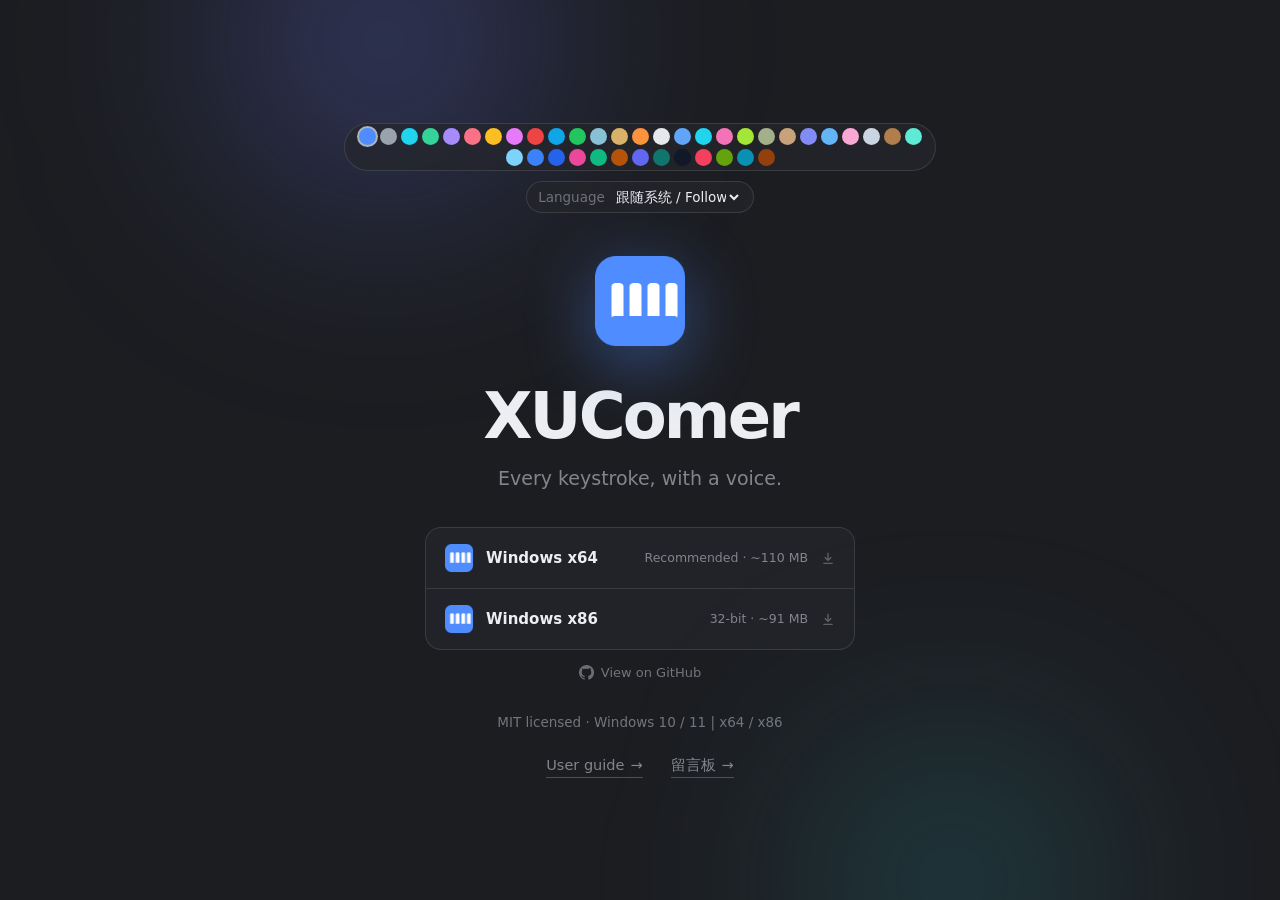
<file: docs/index.html>
<!DOCTYPE html>
<html lang="zh-CN" data-theme="dark">
<head>
<meta charset="UTF-8">
<meta name="viewport" content="width=device-width, initial-scale=1">
<title>XUComer</title>
<meta name="description" content="XUComer —— 开源的键盘 / 鼠标按键音效模拟器。MIT 许可，免费，无需联网。">
<meta name="theme-color" content="#0b0d13">
<link rel="icon" href="assets/img/favicon.ico" sizes="any">
<link rel="apple-touch-icon" href="assets/img/icon.png">
<link rel="stylesheet" href="assets/css/style.css">
</head>
<body>

<main class="stage">
  <div class="home-pick">
    <div class="pill-group" id="themePicker" role="group" aria-label="同步主题"></div>
    <label class="pick">
      <span class="pick-label">语言</span>
      <select id="langPicker" aria-label="界面语言"></select>
    </label>
  </div>

  <img class="logo" src="assets/img/icon.png" alt="XUComer" width="96" height="96">

  <h1>XUComer</h1>
  <p class="tag">让每一次敲击都有回响。</p>

  <div class="acts">
    <div class="dl-list" id="dlList" role="list" aria-label="下载">
      <a class="dl-row" role="listitem" href="https://github.com/xazBili/XUComer/releases/latest/download/XUComer-win-x64.zip">
        <img class="dl-row-ico" src="assets/img/icon.png" alt="" width="30" height="30">
        <span class="dl-row-name">Windows x64</span>
        <span class="dl-row-size" data-i18n="x64Size">推荐 · 约 110 MB</span>
        <svg class="dl-row-go" viewBox="0 0 24 24" aria-hidden="true"><path d="M11 4h2v9.2l3.1-3.1 1.4 1.4L12 17 6.5 11.5l1.4-1.4L11 13.2V4Zm-6 15h14v2H5v-2Z"/></svg>
      </a>
      <a class="dl-row" role="listitem" href="https://github.com/xazBili/XUComer/releases/latest/download/XUComer-win-x86.zip">
        <img class="dl-row-ico" src="assets/img/icon.png" alt="" width="30" height="30">
        <span class="dl-row-name">Windows x86</span>
        <span class="dl-row-size" data-i18n="x86Size">32 位 · 约 91 MB</span>
        <svg class="dl-row-go" viewBox="0 0 24 24" aria-hidden="true"><path d="M11 4h2v9.2l3.1-3.1 1.4 1.4L12 17 6.5 11.5l1.4-1.4L11 13.2V4Zm-6 15h14v2H5v-2Z"/></svg>
      </a>
    </div>

    <a class="dl-src" id="ghBtn" href="https://github.com/xazBili/XUComer" target="_blank" rel="noopener">
      <span class="gh-ico" aria-hidden="true">
        <svg viewBox="0 0 16 16" fill="currentColor"><path d="M8 0a8 8 0 0 0-2.53 15.59c.4.07.55-.17.55-.38v-1.35c-2.23.48-2.7-1.07-2.7-1.07-.36-.93-.89-1.17-.89-1.17-.73-.5.05-.49.05-.49.8.06 1.23.83 1.23.83.71 1.22 1.87.87 2.33.67.07-.52.28-.87.5-1.07-1.78-.2-3.64-.89-3.64-3.95 0-.87.31-1.59.82-2.15-.08-.2-.36-1.02.08-2.12 0 0 .67-.21 2.2.82a7.5 7.5 0 0 1 4 0c1.53-1.03 2.2-.82 2.2-.82.44 1.1.16 1.92.08 2.12.51.56.82 1.28.82 2.15 0 3.07-1.87 3.75-3.65 3.95.29.25.54.73.54 1.48v2.2c0 .21.14.46.55.38A8 8 0 0 0 8 0Z"/></svg>
      </span>
      <span id="ghLabel">在 GitHub 上查看</span>
    </a>
  </div>

  <p class="meta">MIT 许可 · Windows 10 / 11 | x64 / x86</p>

  <div class="home-links">
    <a class="guide-link" href="guide.html">
      使用方法
      <span aria-hidden="true">→</span>
    </a>

    <a class="guide-link" href="comments.html">
      <span data-i18n="comments">留言板</span>
      <span aria-hidden="true">→</span>
    </a>
  </div>
</main>

<script src="assets/js/main.js"></script>
</body>
</html>
</file>
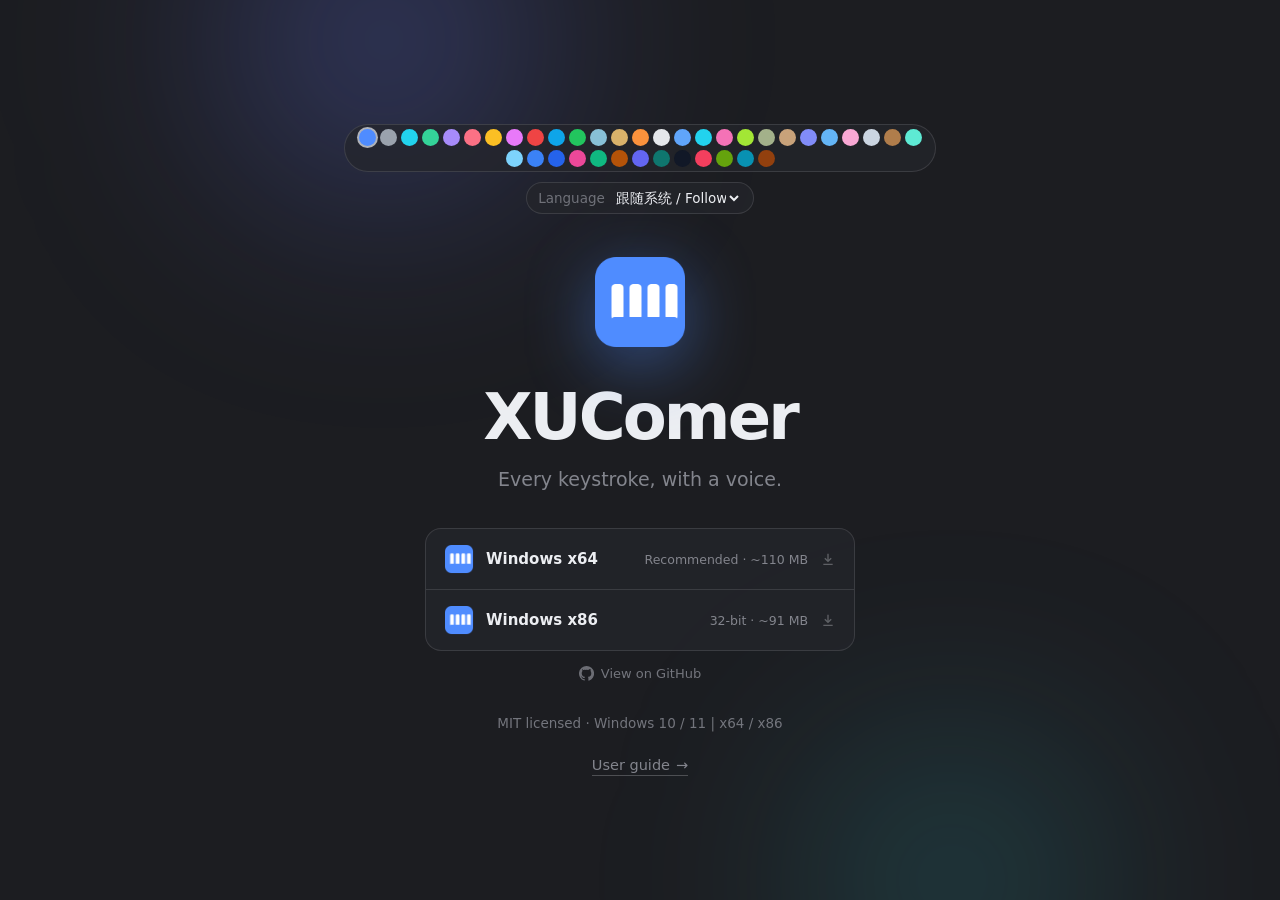
<file: web/index.html>
<!DOCTYPE html>
<html lang="zh-CN" data-theme="dark">
<head>
<meta charset="UTF-8">
<meta name="viewport" content="width=device-width, initial-scale=1">
<title>XUComer</title>
<meta name="description" content="XUComer —— 开源的键盘 / 鼠标按键音效模拟器。MIT 许可，免费，无需联网。">
<meta name="theme-color" content="#0b0d13">
<link rel="icon" href="assets/img/favicon.ico" sizes="any">
<link rel="apple-touch-icon" href="assets/img/icon.png">
<link rel="stylesheet" href="assets/css/style.css">
</head>
<body>

<main class="stage">
  <div class="home-pick">
    <div class="pill-group" id="themePicker" role="group" aria-label="同步主题"></div>
    <label class="pick">
      <span class="pick-label">语言</span>
      <select id="langPicker" aria-label="界面语言"></select>
    </label>
  </div>

  <img class="logo" src="assets/img/icon.png" alt="XUComer" width="96" height="96">

  <h1>XUComer</h1>
  <p class="tag">让每一次敲击都有回响。</p>

  <div class="acts">
    <div class="dl-list" id="dlList" role="list" aria-label="下载">
      <a class="dl-row" role="listitem" href="https://github.com/xazBili/XUComer/releases/latest/download/XUComer-win-x64.zip">
        <img class="dl-row-ico" src="assets/img/icon.png" alt="" width="30" height="30">
        <span class="dl-row-name">Windows x64</span>
        <span class="dl-row-size" data-i18n="x64Size">推荐 · 约 110 MB</span>
        <svg class="dl-row-go" viewBox="0 0 24 24" aria-hidden="true"><path d="M11 4h2v9.2l3.1-3.1 1.4 1.4L12 17 6.5 11.5l1.4-1.4L11 13.2V4Zm-6 15h14v2H5v-2Z"/></svg>
      </a>
      <a class="dl-row" role="listitem" href="https://github.com/xazBili/XUComer/releases/latest/download/XUComer-win-x86.zip">
        <img class="dl-row-ico" src="assets/img/icon.png" alt="" width="30" height="30">
        <span class="dl-row-name">Windows x86</span>
        <span class="dl-row-size" data-i18n="x86Size">32 位 · 约 91 MB</span>
        <svg class="dl-row-go" viewBox="0 0 24 24" aria-hidden="true"><path d="M11 4h2v9.2l3.1-3.1 1.4 1.4L12 17 6.5 11.5l1.4-1.4L11 13.2V4Zm-6 15h14v2H5v-2Z"/></svg>
      </a>
    </div>

    <a class="dl-src" id="ghBtn" href="https://github.com/xazBili/XUComer" target="_blank" rel="noopener">
      <span class="gh-ico" aria-hidden="true">
        <svg viewBox="0 0 16 16" fill="currentColor"><path d="M8 0a8 8 0 0 0-2.53 15.59c.4.07.55-.17.55-.38v-1.35c-2.23.48-2.7-1.07-2.7-1.07-.36-.93-.89-1.17-.89-1.17-.73-.5.05-.49.05-.49.8.06 1.23.83 1.23.83.71 1.22 1.87.87 2.33.67.07-.52.28-.87.5-1.07-1.78-.2-3.64-.89-3.64-3.95 0-.87.31-1.59.82-2.15-.08-.2-.36-1.02.08-2.12 0 0 .67-.21 2.2.82a7.5 7.5 0 0 1 4 0c1.53-1.03 2.2-.82 2.2-.82.44 1.1.16 1.92.08 2.12.51.56.82 1.28.82 2.15 0 3.07-1.87 3.75-3.65 3.95.29.25.54.73.54 1.48v2.2c0 .21.14.46.55.38A8 8 0 0 0 8 0Z"/></svg>
      </span>
      <span id="ghLabel">在 GitHub 上查看</span>
    </a>
  </div>

  <p class="meta">MIT 许可 · Windows 10 / 11 | x64 / x86</p>

  <a class="guide-link" href="guide.html">
    使用方法
    <span aria-hidden="true">→</span>
  </a>
</main>

<script src="assets/js/main.js"></script>
</body>
</html>
</file>
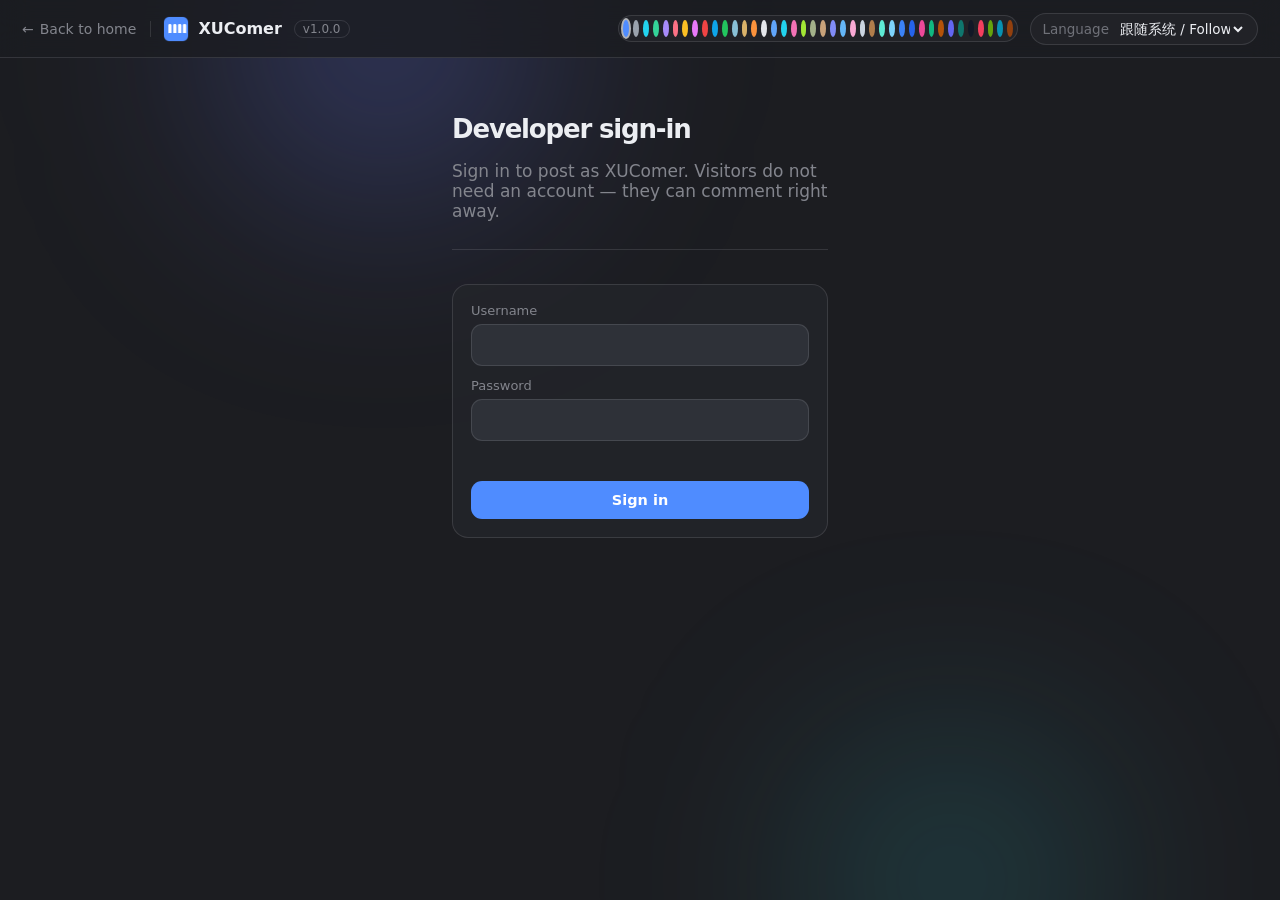
<file: docs/admin.html>
<!DOCTYPE html>
<html lang="zh-CN" data-theme="dark">
<head>
<meta charset="UTF-8">
<meta name="viewport" content="width=device-width, initial-scale=1">
<title>开发者登录 · XUComer</title>
<meta name="description" content="XUComer 开发者登录。">
<meta name="robots" content="noindex, nofollow">
<meta name="theme-color" content="#0b0d13">
<link rel="icon" href="assets/img/favicon.ico" sizes="any">
<link rel="apple-touch-icon" href="assets/img/icon.png">
<link rel="stylesheet" href="assets/css/style.css">
</head>
<body class="doc-body" data-page="admin">

<header class="doc-top">
  <a class="doc-back" href="index.html">
    <span aria-hidden="true">←</span> 返回首页
  </a>
  <a class="doc-brand" href="index.html">
    <img class="brand-img" src="assets/img/icon.png" alt="" width="26" height="26">
    <b>XUComer</b>
  </a>
  <span class="doc-ver">v1.0.0</span>
  <span class="doc-spacer"></span>

  <div class="pill-group" id="themePicker" role="group" aria-label="同步主题"></div>

  <label class="pick">
    <span class="pick-label">语言</span>
    <select id="langPicker" aria-label="界面语言"></select>
  </label>
</header>

<main class="admin-page">
  <h1 data-i18n="admTitle">开发者登录</h1>
  <p class="doc-lede" data-i18n="admLede">
    用开发者身份登录后，才能以 XUComer 的名义发表留言。
  </p>

  <form class="admin-card" id="admForm" autocomplete="off">
    <label class="adm-row">
      <span class="adm-label" data-i18n="admUser">用户名</span>
      <input id="admName" type="text" autocomplete="off" spellcheck="false">
    </label>
    <label class="adm-row">
      <span class="adm-label" data-i18n="admPass">密码</span>
      <input id="admPass" type="password" autocomplete="new-password">
    </label>
    <p class="admin-msg" id="admMsg" role="status" aria-live="polite"></p>
    <button class="admin-go" id="admGo" type="submit" data-i18n="admLogin">登录</button>
  </form>

  <div class="admin-card" id="admDone" hidden>
    <p class="admin-ok" id="admOk" data-i18n="admOk">已以开发者身份登录。</p>
    <a class="admin-go" id="admGoGb" href="comments.html" data-i18n="admGo">前往留言板</a>
    <button class="admin-out" id="admOut" type="button" data-i18n="admOut">退出登录</button>
  </div>
</main>

<script src="assets/js/main.js"></script>
</body>
</html>
</file>
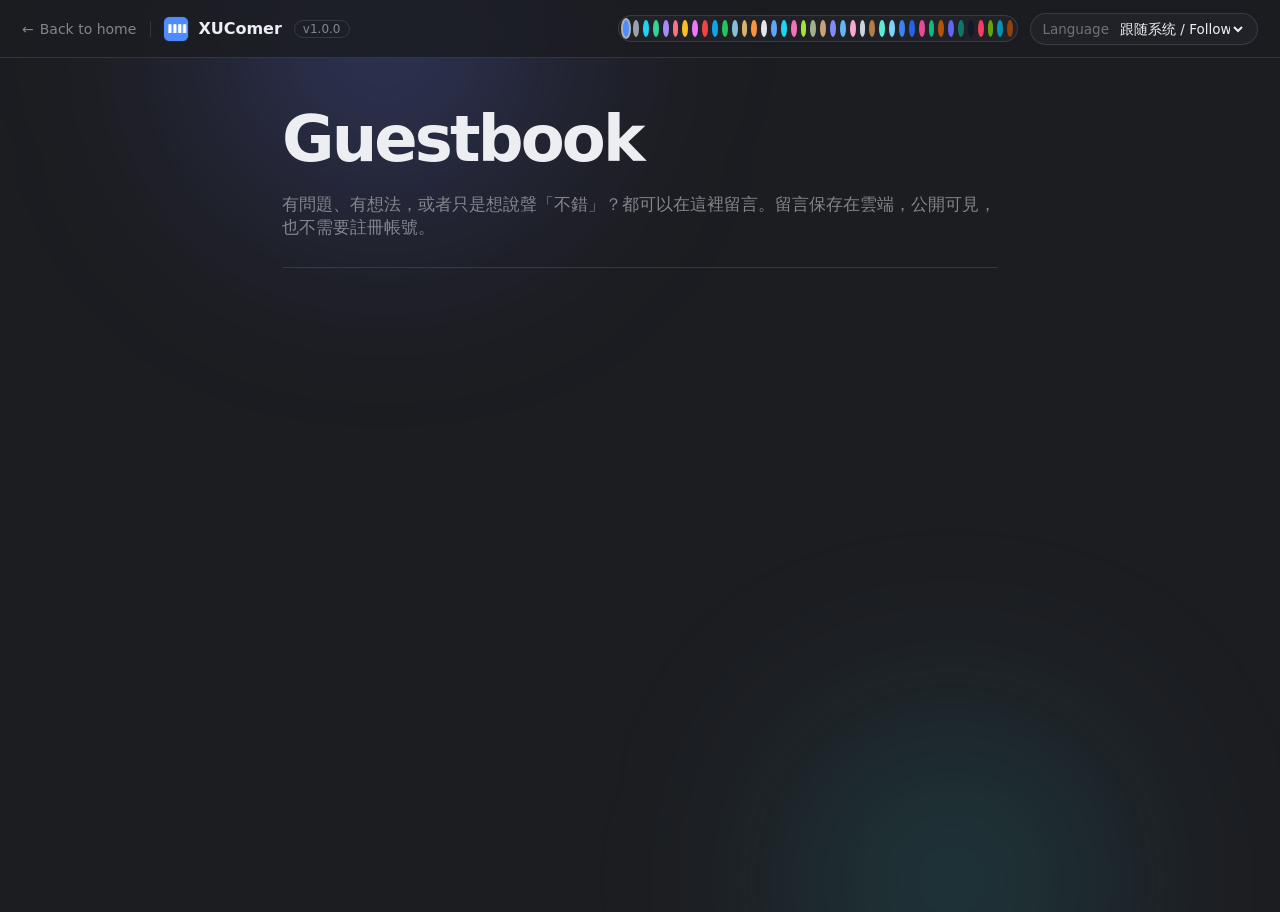
<file: docs/comments.html>
<!DOCTYPE html>
<html lang="zh-CN" data-theme="dark">
<head>
<meta charset="UTF-8">
<meta name="viewport" content="width=device-width, initial-scale=1">
<title>留言板 · XUComer</title>
<meta name="description" content="XUComer 留言板：提问、提建议、报告问题，或只是打个招呼。">
<meta name="theme-color" content="#0b0d13">
<link rel="icon" href="assets/img/favicon.ico" sizes="any">
<link rel="apple-touch-icon" href="assets/img/icon.png">
<link rel="stylesheet" href="assets/css/style.css">
</head>
<body class="doc-body" data-page="comments">

<header class="doc-top">
  <a class="doc-back" href="index.html">
    <span aria-hidden="true">←</span> 返回首页
  </a>
  <a class="doc-brand" href="index.html">
    <img class="brand-img" src="assets/img/icon.png" alt="" width="26" height="26">
    <b>XUComer</b>
  </a>
  <span class="doc-ver">v1.0.0</span>
  <span class="doc-spacer"></span>

  <div class="pill-group" id="themePicker" role="group" aria-label="同步主题"></div>

  <label class="pick">
    <span class="pick-label">语言</span>
    <select id="langPicker" aria-label="界面语言"></select>
  </label>
</header>

<main class="comment-page">
  <h1 data-i18n="ch1">留言板</h1>
  <p class="doc-lede" data-i18n="chLede">
    有问题、有想法，或者只是想说声「不错」？都可以在这里留言。
    留言保存在云端，公开可见，也不需要注册账号。
  </p>

  <div class="comment-box">
    <div id="comments"></div>
  </div>
</main>

<script src="assets/js/main.js"></script>
</body>
</html>
</file>
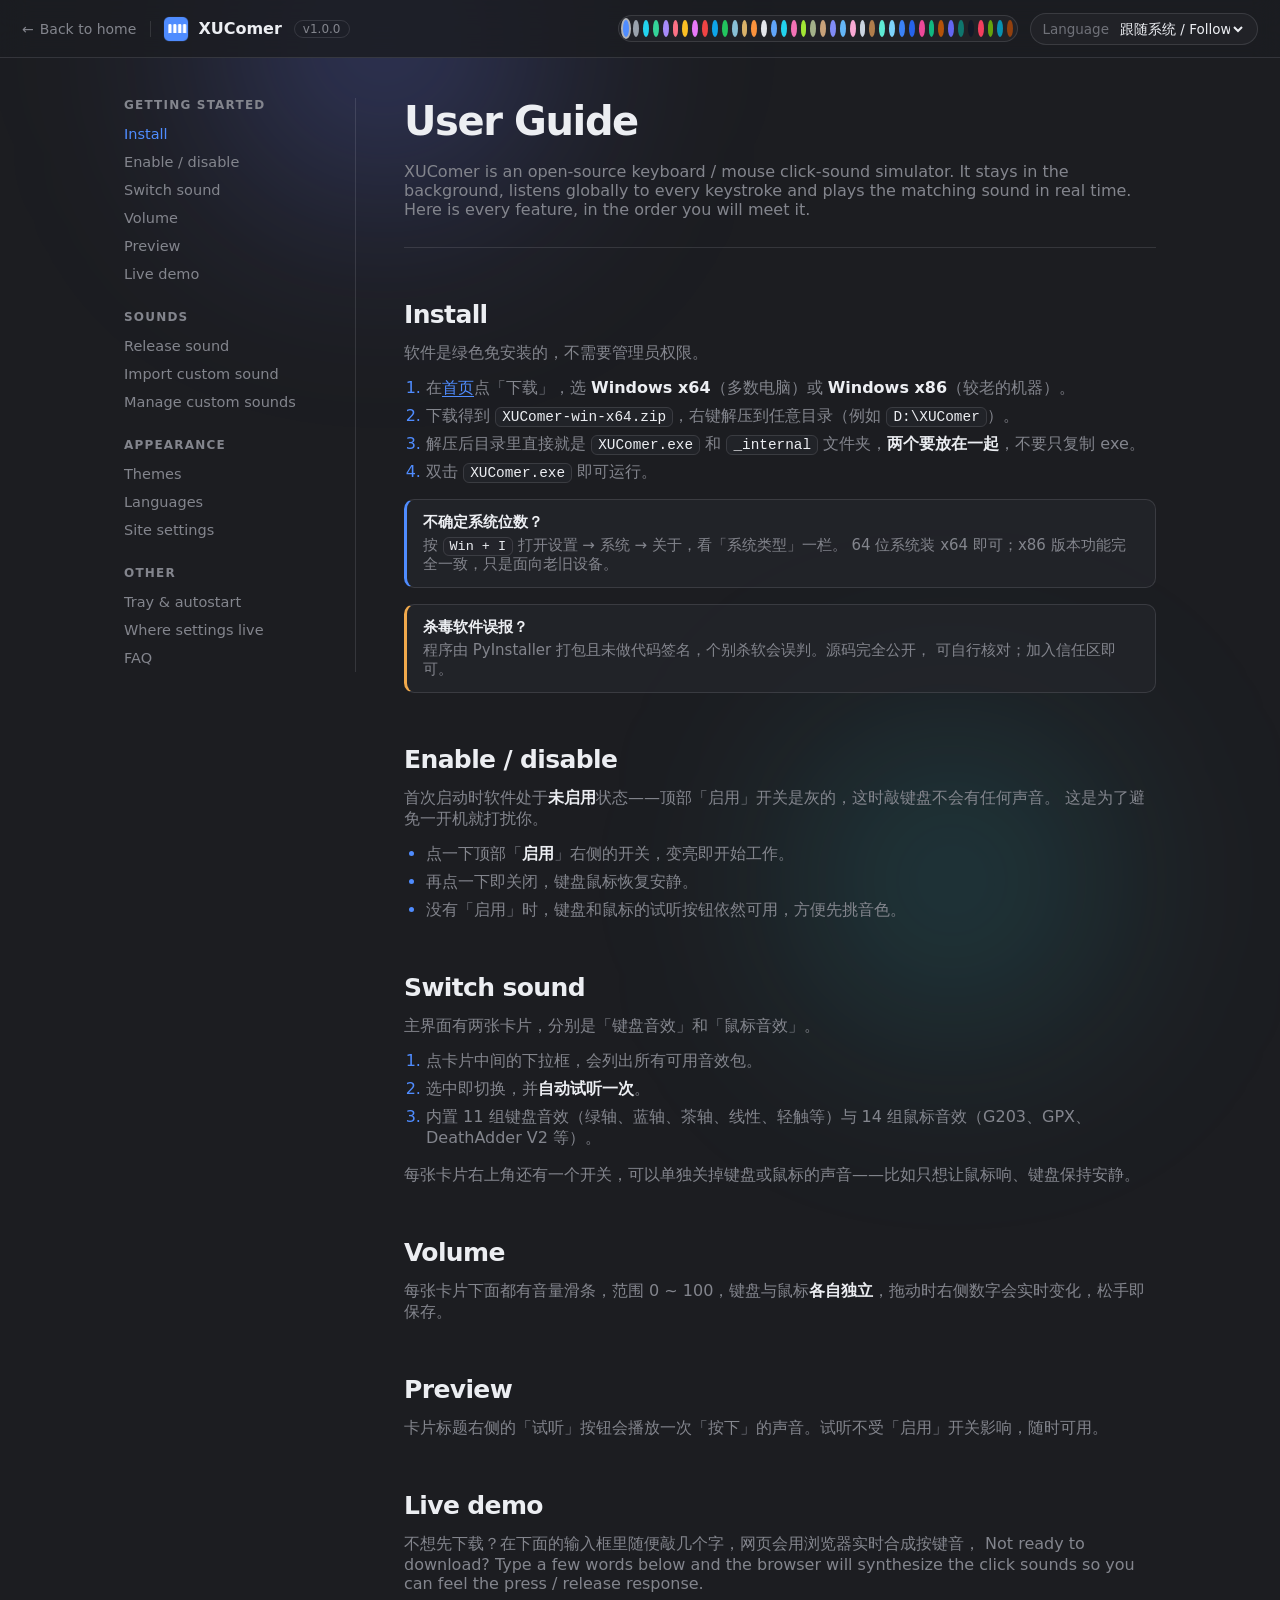
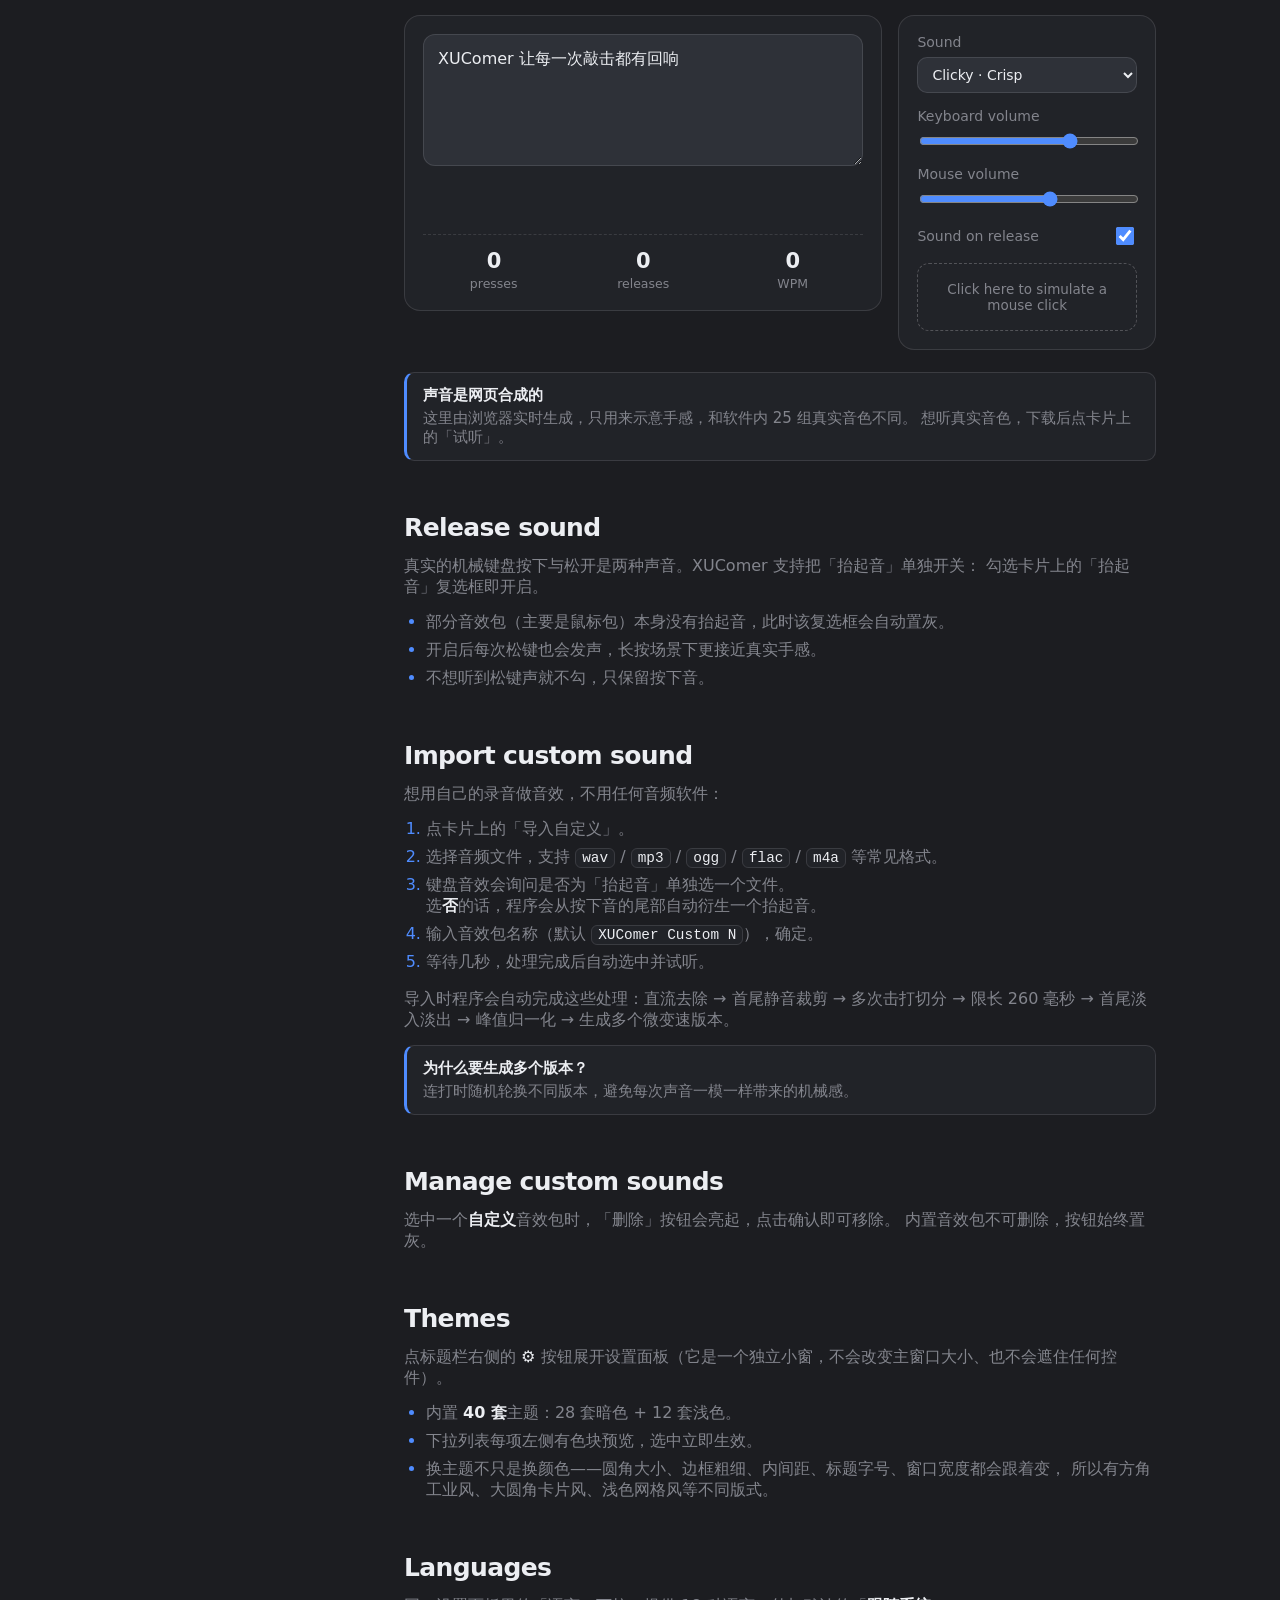
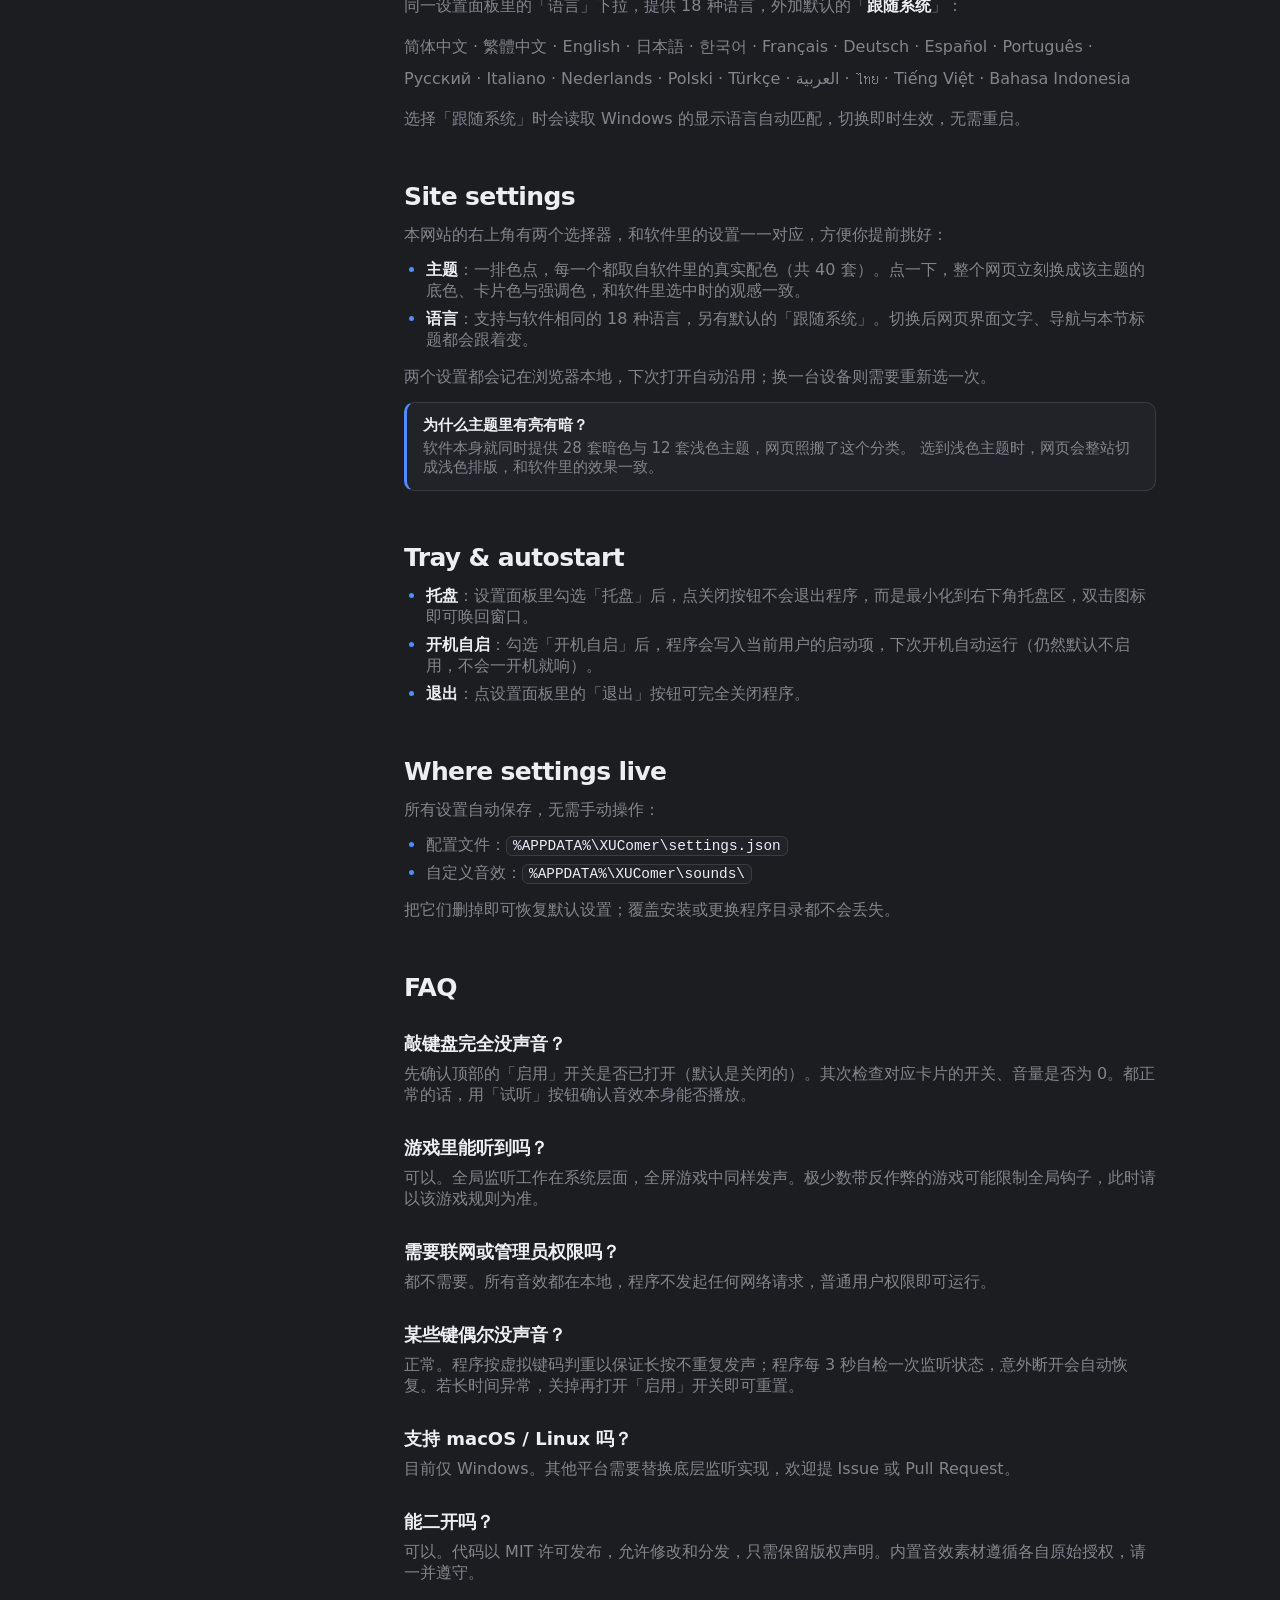
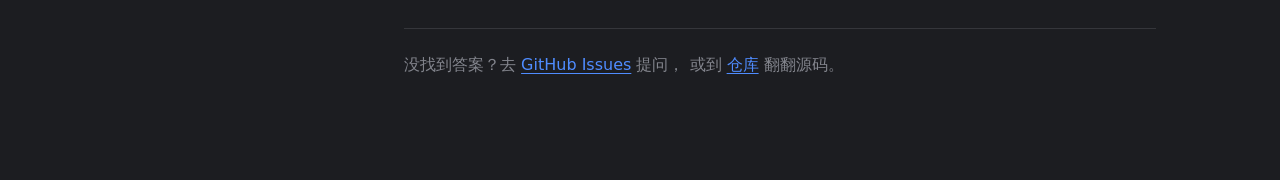
<file: docs/guide.html>
<!DOCTYPE html>
<html lang="zh-CN" data-theme="dark">
<head>
<meta charset="UTF-8">
<meta name="viewport" content="width=device-width, initial-scale=1">
<title>使用方法 · XUComer</title>
<meta name="description" content="XUComer 使用指南：安装、启用、切换音效、调节音量、导入自定义音效、主题与语言、托盘与自启、常见问题。">
<meta name="theme-color" content="#0b0d13">
<link rel="icon" href="assets/img/favicon.ico" sizes="any">
<link rel="apple-touch-icon" href="assets/img/icon.png">
<link rel="stylesheet" href="assets/css/style.css">
</head>
<body class="doc-body">

<header class="doc-top">
  <a class="doc-back" href="index.html">
    <span aria-hidden="true">←</span> 返回首页
  </a>
  <a class="doc-brand" href="index.html">
    <img class="brand-img" src="assets/img/icon.png" alt="" width="26" height="26">
    <b>XUComer</b>
  </a>
  <span class="doc-ver">v1.0.0</span>
  <span class="doc-spacer"></span>

  <div class="pill-group" id="themePicker" role="group" aria-label="同步主题"></div>

  <label class="pick">
    <span class="pick-label">语言</span>
    <select id="langPicker" aria-label="界面语言"></select>
  </label>
</header>

<div class="doc">
  <aside class="doc-side">
    <nav class="doc-nav">
      <h4 data-group="start">开始使用</h4>
      <a href="#install" data-nav="install">安装</a>
      <a href="#enable" data-nav="enable">启用与关闭</a>
      <a href="#pick" data-nav="pick">切换音效</a>
      <a href="#volume" data-nav="volume">调节音量</a>
      <a href="#test" data-nav="test">试听</a>
      <a href="#demo" data-nav="demo">在线演示</a>

      <h4 data-group="sound">音效</h4>
      <a href="#up" data-nav="up">抬起音</a>
      <a href="#import" data-nav="import">导入自定义音效</a>
      <a href="#manage" data-nav="manage">管理自定义音效</a>

      <h4 data-group="look">外观</h4>
      <a href="#theme" data-nav="theme">主题</a>
      <a href="#lang" data-nav="lang">语言</a>
      <a href="#appearance" data-nav="appearance">网页同步设置</a>

      <h4 data-group="other">其它</h4>
      <a href="#tray" data-nav="tray">托盘与开机自启</a>
      <a href="#data" data-nav="data">设置保存在哪</a>
      <a href="#faq" data-nav="faq">常见问题</a>
    </nav>
  </aside>

  <main class="doc-main">

    <h1 data-i18n="h1">使用指南</h1>
    <p class="doc-lede" data-i18n="lede">
      XUComer 是一款开源的键盘 / 鼠标按键音效模拟器。它常驻后台，全局监听你的每一次敲击，
      实时播放对应的按键音。下面按使用顺序把每个功能讲清楚，全部看完约 5 分钟。
    </p>

    <h2 id="install">安装</h2>
    <p>软件是绿色免安装的，不需要管理员权限。</p>
    <ol>
      <li>在<a href="index.html">首页</a>点「下载」，选 <b>Windows x64</b>（多数电脑）或 <b>Windows x86</b>（较老的机器）。</li>
      <li>下载得到 <code>XUComer-win-x64.zip</code>，右键解压到任意目录（例如 <code>D:\XUComer</code>）。</li>
      <li>解压后目录里直接就是 <code>XUComer.exe</code> 和 <code>_internal</code> 文件夹，<b>两个要放在一起</b>，不要只复制 exe。</li>
      <li>双击 <code>XUComer.exe</code> 即可运行。</li>
    </ol>
    <div class="note">
      <b>不确定系统位数？</b>
      按 <code>Win + I</code> 打开设置 → 系统 → 关于，看「系统类型」一栏。
      64 位系统装 x64 即可；x86 版本功能完全一致，只是面向老旧设备。
    </div>
    <div class="note warn">
      <b>杀毒软件误报？</b>
      程序由 PyInstaller 打包且未做代码签名，个别杀软会误判。源码完全公开，
      可自行核对；加入信任区即可。
    </div>

    <h2 id="enable">启用与关闭</h2>
    <p>
      首次启动时软件处于<b>未启用</b>状态——顶部「启用」开关是灰的，这时敲键盘不会有任何声音。
      这是为了避免一开机就打扰你。
    </p>
    <ul>
      <li>点一下顶部「<b>启用</b>」右侧的开关，变亮即开始工作。</li>
      <li>再点一下即关闭，键盘鼠标恢复安静。</li>
      <li>没有「启用」时，键盘和鼠标的试听按钮依然可用，方便先挑音色。</li>
    </ul>

    <h2 id="pick">切换音效</h2>
    <p>主界面有两张卡片，分别是「键盘音效」和「鼠标音效」。</p>
    <ol>
      <li>点卡片中间的下拉框，会列出所有可用音效包。</li>
      <li>选中即切换，并<b>自动试听一次</b>。</li>
      <li>内置 11 组键盘音效（绿轴、蓝轴、茶轴、线性、轻触等）与 14 组鼠标音效（G203、GPX、DeathAdder V2 等）。</li>
    </ol>
    <p>每张卡片右上角还有一个开关，可以单独关掉键盘或鼠标的声音——比如只想让鼠标响、键盘保持安静。</p>

    <h2 id="volume">调节音量</h2>
    <p>每张卡片下面都有音量滑条，范围 0 ~ 100，键盘与鼠标<b>各自独立</b>，拖动时右侧数字会实时变化，松手即保存。</p>

    <h2 id="test">试听</h2>
    <p>卡片标题右侧的「试听」按钮会播放一次「按下」的声音。试听不受「启用」开关影响，随时可用。</p>

    <h2 id="demo">在线演示</h2>
    <p>
      不想先下载？在下面的输入框里随便敲几个字，网页会用浏览器实时合成按键音，
      <span data-i18n="demoHint">不想先下载？在下面的输入框里随便敲几个字，网页会用浏览器实时合成按键音，让你先感受一下「按下 / 抬起」的手感。</span>
    </p>

    <div class="demo">
      <div class="demo-stage">
        <textarea id="pad" class="pad" spellcheck="false"
          placeholder="在这里随便敲几个字……">XUComer 让每一次敲击都有回响</textarea>

        <div class="demo-keys" id="keyRow" aria-hidden="true"></div>

        <div class="demo-readout">
          <div><b id="countDown">0</b><span data-i18n="labelDown">按下</span></div>
          <div><b id="countUp">0</b><span data-i18n="labelUp">抬起</span></div>
          <div><b id="wpm">0</b><span>WPM</span></div>
        </div>
      </div>

      <aside class="demo-panel">
        <label class="drow">
          <span data-i18n="voice">音效</span>
          <select id="voice">
            <option value="linear" data-voice="vLinear">Linear · 线性轻触</option>
            <option value="tactile" data-voice="vTactile">Tactile · 段落感</option>
            <option value="clicky" data-voice="vClicky" selected>Clicky · 清脆段落</option>
            <option value="thock" data-voice="vThock">Thock · 闷厚低频</option>
          </select>
        </label>

        <label class="drow">
          <span id="volKbLabel">键盘音量 <em id="volKbVal">70</em></span>
          <input id="volKb" type="range" min="0" max="100" value="70">
        </label>

        <label class="drow">
          <span id="volMsLabel">鼠标音量 <em id="volMsVal">60</em></span>
          <input id="volMs" type="range" min="0" max="100" value="60">
        </label>

        <label class="drow drow-sw">
          <span id="upOnLabel">抬起也发声</span>
          <input id="upOn" type="checkbox" checked>
        </label>

        <div class="pad-mouse" id="mousePad" data-i18n="mousePad">点这里模拟鼠标点击</div>
      </aside>
    </div>

    <div class="note">
      <b>声音是网页合成的</b>
      这里由浏览器实时生成，只用来示意手感，和软件内 25 组真实音色不同。
      想听真实音色，下载后点卡片上的「试听」。
    </div>

    <h2 id="up">抬起音</h2>
    <p>
      真实的机械键盘按下与松开是两种声音。XUComer 支持把「抬起音」单独开关：
      勾选卡片上的「抬起音」复选框即开启。
    </p>
    <ul>
      <li>部分音效包（主要是鼠标包）本身没有抬起音，此时该复选框会自动置灰。</li>
      <li>开启后每次松键也会发声，长按场景下更接近真实手感。</li>
      <li>不想听到松键声就不勾，只保留按下音。</li>
    </ul>

    <h2 id="import">导入自定义音效</h2>
    <p>想用自己的录音做音效，不用任何音频软件：</p>
    <ol>
      <li>点卡片上的「导入自定义」。</li>
      <li>选择音频文件，支持 <code>wav</code> / <code>mp3</code> / <code>ogg</code> / <code>flac</code> / <code>m4a</code> 等常见格式。</li>
      <li>键盘音效会询问是否为「抬起音」单独选一个文件。<br>
        选<b>否</b>的话，程序会从按下音的尾部自动衍生一个抬起音。</li>
      <li>输入音效包名称（默认 <code>XUComer Custom N</code>），确定。</li>
      <li>等待几秒，处理完成后自动选中并试听。</li>
    </ol>
    <p>导入时程序会自动完成这些处理：直流去除 → 首尾静音裁剪 → 多次击打切分 → 限长 260 毫秒 → 首尾淡入淡出 → 峰值归一化 → 生成多个微变速版本。</p>
    <div class="note">
      <b>为什么要生成多个版本？</b>
      连打时随机轮换不同版本，避免每次声音一模一样带来的机械感。
    </div>

    <h2 id="manage">管理自定义音效</h2>
    <p>
      选中一个<b>自定义</b>音效包时，「删除」按钮会亮起，点击确认即可移除。
      内置音效包不可删除，按钮始终置灰。
    </p>

    <h2 id="theme">主题</h2>
    <p>点标题栏右侧的 <b>⚙</b> 按钮展开设置面板（它是一个独立小窗，不会改变主窗口大小、也不会遮住任何控件）。</p>
    <ul>
      <li>内置 <b>40 套</b>主题：28 套暗色 + 12 套浅色。</li>
      <li>下拉列表每项左侧有色块预览，选中立即生效。</li>
      <li>换主题不只是换颜色——圆角大小、边框粗细、内间距、标题字号、窗口宽度都会跟着变，
        所以有方角工业风、大圆角卡片风、浅色网格风等不同版式。</li>
    </ul>

    <h2 id="lang">语言</h2>
    <p>同一设置面板里的「语言」下拉，提供 18 种语言，外加默认的「<b>跟随系统</b>」：</p>
    <p class="langs">
      简体中文 · 繁體中文 · English · 日本語 · 한국어 · Français · Deutsch · Español · Português ·
      Русский · Italiano · Nederlands · Polski · Türkçe · العربية · ไทย · Tiếng Việt · Bahasa Indonesia
    </p>
    <p>选择「跟随系统」时会读取 Windows 的显示语言自动匹配，切换即时生效，无需重启。</p>

    <h2 id="appearance">网页同步设置</h2>
    <p>
      本网站的右上角有两个选择器，和软件里的设置一一对应，方便你提前挑好：
    </p>
    <ul>
      <li><b>主题</b>：一排色点，每一个都取自软件里的真实配色（共 40 套）。点一下，整个网页立刻换成该主题的底色、卡片色与强调色，和软件里选中时的观感一致。</li>
      <li><b>语言</b>：支持与软件相同的 18 种语言，另有默认的「跟随系统」。切换后网页界面文字、导航与本节标题都会跟着变。</li>
    </ul>
    <p>两个设置都会记在浏览器本地，下次打开自动沿用；换一台设备则需要重新选一次。</p>
    <div class="note">
      <b>为什么主题里有亮有暗？</b>
      软件本身就同时提供 28 套暗色与 12 套浅色主题，网页照搬了这个分类。
      选到浅色主题时，网页会整站切成浅色排版，和软件里的效果一致。
    </div>

    <h2 id="tray">托盘与开机自启</h2>
    <ul>
      <li><b>托盘</b>：设置面板里勾选「托盘」后，点关闭按钮不会退出程序，而是最小化到右下角托盘区，双击图标即可唤回窗口。</li>
      <li><b>开机自启</b>：勾选「开机自启」后，程序会写入当前用户的启动项，下次开机自动运行（仍然默认不启用，不会一开机就响）。</li>
      <li><b>退出</b>：点设置面板里的「退出」按钮可完全关闭程序。</li>
    </ul>

    <h2 id="data">设置保存在哪</h2>
    <p>所有设置自动保存，无需手动操作：</p>
    <ul>
      <li>配置文件：<code>%APPDATA%\XUComer\settings.json</code></li>
      <li>自定义音效：<code>%APPDATA%\XUComer\sounds\</code></li>
    </ul>
    <p>把它们删掉即可恢复默认设置；覆盖安装或更换程序目录都不会丢失。</p>

    <h2 id="faq">常见问题</h2>

    <h3>敲键盘完全没声音？</h3>
    <p>先确认顶部的「启用」开关是否已打开（默认是关闭的）。其次检查对应卡片的开关、音量是否为 0。都正常的话，用「试听」按钮确认音效本身能否播放。</p>

    <h3>游戏里能听到吗？</h3>
    <p>可以。全局监听工作在系统层面，全屏游戏中同样发声。极少数带反作弊的游戏可能限制全局钩子，此时请以该游戏规则为准。</p>

    <h3>需要联网或管理员权限吗？</h3>
    <p>都不需要。所有音效都在本地，程序不发起任何网络请求，普通用户权限即可运行。</p>

    <h3>某些键偶尔没声音？</h3>
    <p>正常。程序按虚拟键码判重以保证长按不重复发声；程序每 3 秒自检一次监听状态，意外断开会自动恢复。若长时间异常，关掉再打开「启用」开关即可重置。</p>

    <h3>支持 macOS / Linux 吗？</h3>
    <p>目前仅 Windows。其他平台需要替换底层监听实现，欢迎提 Issue 或 Pull Request。</p>

    <h3>能二开吗？</h3>
    <p>可以。代码以 MIT 许可发布，允许修改和分发，只需保留版权声明。内置音效素材遵循各自原始授权，请一并遵守。</p>

    <hr>
    <p class="doc-end">
      没找到答案？去 <a href="https://github.com/xazBili/XUComer/issues" target="_blank" rel="noopener">GitHub Issues</a> 提问，
      或到 <a href="https://github.com/xazBili/XUComer" target="_blank" rel="noopener">仓库</a> 翻翻源码。
    </p>

  </main>
</div>

<script src="assets/js/main.js"></script>
</body>
</html>
</file>
<file: docs/assets/css/style.css>
:root {
  --bg: #0b0d13;
  --fg: #eef1f8;
  --fg-dim: #8a93a8;
  --line: rgba(255, 255, 255, .1);
  --line-strong: rgba(255, 255, 255, .18);
  --card: rgba(255, 255, 255, .045);
  --card-hover: rgba(255, 255, 255, .085);
  --accent: #6b7cff;
  --accent-2: #33d6e0;
  --ease: cubic-bezier(.22, .8, .28, 1);
}

/* 由软件主题驱动的配色（JS 写入 --panel/--card/--accent/--text） */
html[data-theme] {
  --bg: var(--panel);
}
html[data-theme] body { color: var(--text); }
html[data-theme="light"] {
  --bg: #f5f6fa;
  --fg: #12151f;
  --fg-dim: #5c6377;
  --line: rgba(17, 20, 30, .1);
  --line-strong: rgba(17, 20, 30, .2);
  --card: rgba(255, 255, 255, .8);
  --card-hover: #fff;
  --accent: #4d5cf0;
  --accent-2: #12a8bd;
}

/* 浅色主题下的通用覆盖 */
html[data-light="1"] {
  --fg: #12151f;
  --fg-dim: #5c6377;
  --line: rgba(17, 20, 30, .11);
  --line-strong: rgba(17, 20, 30, .22);
  --card-hover: #fff;
}
html[data-light="1"] .dl-row { color: var(--fg); }
html[data-light="1"] .dl-list { background: color-mix(in srgb, var(--panel) 92%, #fff); }
html[data-light="1"] .doc-top { background: color-mix(in srgb, var(--panel) 88%, #fff); }
html[data-light="1"] .note.warn { border-left-color: #d97706; }

* { box-sizing: border-box; }

body {
  margin: 0;
  min-height: 100vh;
  display: grid;
  place-items: center;
  background: var(--bg);
  color: var(--fg);
  font-family: "Segoe UI", "PingFang SC", "Microsoft YaHei", system-ui, -apple-system, sans-serif;
  -webkit-font-smoothing: antialiased;
  transition: background .3s var(--ease), color .3s var(--ease);
  overflow-x: hidden;
}

/* 背景光晕 */
body::before,
body::after {
  content: "";
  position: fixed;
  z-index: -1;
  border-radius: 50%;
  filter: blur(110px);
  pointer-events: none;
}
body::before {
  width: 460px; height: 460px;
  top: -190px; left: 12%;
  background: radial-gradient(circle, rgba(107, 124, 255, .5), transparent 65%);
}
body::after {
  width: 400px; height: 400px;
  bottom: -180px; right: 10%;
  background: radial-gradient(circle, rgba(51, 214, 224, .34), transparent 65%);
}
html[data-theme="light"] body::before,
html[data-theme="light"] body::after { opacity: .5; }

.stage {
  width: 100%;
  max-width: 640px;
  padding: 48px 24px;
  text-align: center;
}

.home-pick {
  display: flex;
  justify-content: center;
  align-items: center;
  flex-wrap: wrap;
  gap: 10px;
  margin-bottom: 40px;
}
.home-pick .pill-group { max-width: 100%; flex-wrap: wrap; justify-content: center; }

/* 图标：直接用 exe 自带图标 */
.logo {
  width: 96px;
  height: 96px;
  margin-bottom: 26px;
  border-radius: 22px;
  filter: drop-shadow(0 16px 34px color-mix(in srgb, var(--accent) 45%, transparent));
}

h1 {
  margin: 0;
  font-size: clamp(42px, 8vw, 64px);
  font-weight: 800;
  letter-spacing: -.045em;
}

.tag {
  margin: 14px 0 0;
  font-size: clamp(16px, 2.4vw, 19px);
  color: var(--fg-dim);
}

/* 按钮 */
.acts {
  display: flex;
  flex-direction: column;
  align-items: center;
  margin: 38px 0 0;
}

.gh-ico {
  display: inline-flex;
  width: 15px;
  height: 15px;
  flex: none;
  opacity: .92;
}
.gh-ico svg { width: 100%; height: 100%; }

/* 下载列表 */
.dl-list {
  width: min(430px, 100%);
  border: 1px solid var(--line);
  border-radius: 16px;
  overflow: hidden;
  background: var(--card);
}

.dl-row {
  display: flex;
  align-items: center;
  gap: 12px;
  padding: 15px 18px;
  color: var(--fg);
  text-decoration: none;
  transition: background .16s;
}
.dl-row + .dl-row { border-top: 1px solid var(--line); }
.dl-row:hover { background: var(--card-hover); }

.dl-row-ico {
  width: 30px;
  height: 30px;
  flex: none;
  border-radius: 7px;
}

.dl-row-name {
  font-size: 15px;
  font-weight: 600;
}

.dl-row-size {
  margin-left: auto;
  font-size: 12.5px;
  color: var(--fg-dim);
  text-align: right;
}

.dl-row-go {
  width: 16px;
  height: 16px;
  flex: none;
  fill: currentColor;
  opacity: .3;
  transition: opacity .16s, transform .16s var(--ease);
}
.dl-row:hover .dl-row-go {
  opacity: 1;
  transform: translateY(2px);
}

.dl-src {
  display: inline-flex;
  align-items: center;
  gap: 7px;
  margin-top: 15px;
  font-size: 13px;
  color: var(--fg-dim);
  text-decoration: none;
  opacity: .85;
  transition: color .16s, opacity .16s;
}
.dl-src:hover { color: var(--fg); opacity: 1; }

.meta {
  margin: 34px 0 0;
  font-size: 13.5px;
  color: var(--fg-dim);
  opacity: .85;
}

.home-links {
  display: flex;
  flex-wrap: wrap;
  justify-content: center;
  gap: 14px 28px;
}

.guide-link {
  display: inline-flex;
  align-items: center;
  gap: 6px;
  margin-top: 26px;
  color: var(--fg-dim);
  font-size: 14.5px;
  text-decoration: none;
  border-bottom: 1px solid var(--line-strong);
  padding-bottom: 2px;
  transition: color .2s, border-color .2s, gap .2s var(--ease);
}
.guide-link:hover {
  color: var(--fg);
  border-color: var(--accent-2);
  gap: 10px;
}

@media (max-width: 520px) {
  .acts { width: 100%; }
  .dl-list { width: 100%; }
  .dl-row { padding: 14px 15px; gap: 10px; }
  .dl-row-size { font-size: 12px; }
  .meta { font-size: 13px; }
}

/* ===================== 使用指南页 ===================== */

.doc-body { display: block; }

.doc-top {
  position: sticky;
  top: 0;
  z-index: 20;
  display: flex;
  align-items: center;
  gap: 12px;
  height: 58px;
  padding: 0 22px;
  border-bottom: 1px solid var(--line);
  background: color-mix(in srgb, var(--bg) 82%, transparent);
  backdrop-filter: blur(14px);
}
.doc-brand {
  display: inline-flex;
  align-items: center;
  gap: 9px;
  flex: none;
  white-space: nowrap;
  color: var(--fg);
  text-decoration: none;
  font-size: 16px;
}
.brand-img {
  width: 26px;
  height: 26px;
  display: block;
  border-radius: 6px;
}
.doc-ver {
  font-size: 12px;
  flex: none;
  white-space: nowrap;
  color: var(--fg-dim);
  border: 1px solid var(--line);
  border-radius: 999px;
  padding: 1px 8px;
}
.doc-spacer { flex: 1; }
.doc-back {
  display: inline-flex;
  align-items: center;
  gap: 6px;
  flex: none;
  white-space: nowrap;
  color: var(--fg-dim);
  text-decoration: none;
  font-size: 14px;
  padding-right: 14px;
  border-right: 1px solid var(--line);
  transition: color .2s;
}
.doc-back:hover { color: var(--accent-2); }

/* 顶部选择器 */
.pill-group {
  display: flex;
  align-items: center;
  gap: 4px;
  padding: 4px;
  border: 1px solid var(--line);
  border-radius: 999px;
  background: var(--card);
}

/* 文档页顶栏放不下 40 个色点，收成可横向滚动的一条 */
.doc-top .pill-group {
  flex: 0 1 auto;
  max-width: min(44vw, 400px);
  overflow-x: auto;
  overflow-y: hidden;
  scrollbar-width: none;
  -ms-overflow-style: none;
}
.doc-top .pill-group::-webkit-scrollbar { display: none; }
.doc-top .pill-group.scrollable.at-start:not(.at-end) {
  mask-image: linear-gradient(90deg, #000 calc(100% - 18px), transparent 100%);
}
.doc-top .pill-group.scrollable.at-end:not(.at-start) {
  mask-image: linear-gradient(90deg, transparent 0, #000 18px);
}
.doc-top .pill-group.scrollable:not(.at-start):not(.at-end) {
  mask-image: linear-gradient(90deg, transparent 0, #000 18px, #000 calc(100% - 18px), transparent 100%);
}
.doc-top .select-wrap,
.doc-top .pick { flex: none; }
.pill {
  width: 17px;
  height: 17px;
  padding: 0;
  border: 0;
  border-radius: 50%;
  cursor: pointer;
  position: relative;
  transition: transform .18s var(--ease);
}
.pill:hover { transform: scale(1.22); }
.pill.on { box-shadow: 0 0 0 2px color-mix(in srgb, var(--fg) 70%, transparent); }

.pick {
  display: inline-flex;
  align-items: center;
  gap: 7px;
  flex: none;
  white-space: nowrap;
  padding: 6px 11px;
  border: 1px solid var(--line);
  border-radius: 999px;
  background: var(--card);
  font-size: 13.5px;
  color: var(--fg-dim);
}
.pick-label { opacity: .8; flex: none; }
.pick select {
  border: 0;
  background: transparent;
  color: var(--fg);
  font: inherit;
  font-size: 13.5px;
  cursor: pointer;
  outline: none;
  max-width: 130px;
}
.pick select option { background: var(--panel); color: var(--fg); }

.doc {
  display: grid;
  grid-template-columns: 232px minmax(0, 1fr);
  gap: 48px;
  max-width: 1080px;
  margin: 0 auto;
  padding: 40px 24px 90px;
}

.doc-side { position: relative; }
.doc-nav {
  position: sticky;
  top: 90px;
  border-right: 1px solid var(--line);
  padding-right: 22px;
}
.doc-nav h4 {
  margin: 22px 0 8px;
  font-size: 12px;
  font-weight: 700;
  letter-spacing: .1em;
  text-transform: uppercase;
  color: var(--fg-dim);
}
.doc-nav h4:first-child { margin-top: 0; }
.doc-nav a {
  display: block;
  padding: 6px 0;
  color: var(--fg-dim);
  text-decoration: none;
  font-size: 14.5px;
  transition: color .18s;
}
.doc-nav a:hover,
.doc-nav a.active { color: var(--accent-2); }

.doc-main { min-width: 0; }
.doc-main h1 {
  font-size: clamp(30px, 4vw, 40px);
  font-weight: 800;
  letter-spacing: -.035em;
  margin: 0 0 18px;
}
.doc-lede {
  color: var(--fg-dim);
  font-size: 17px;
  padding-bottom: 28px;
  border-bottom: 1px solid var(--line);
  margin-bottom: 34px;
}
.doc-main h2 {
  font-size: 25px;
  font-weight: 700;
  letter-spacing: -.025em;
  margin: 46px 0 14px;
  padding-top: 6px;
  scroll-margin-top: 80px;
}
.doc-main h3 {
  font-size: 18px;
  font-weight: 650;
  margin: 30px 0 8px;
}
.doc-main p {
  color: var(--fg-dim);
  margin: 0 0 14px;
  font-size: 16px;
}
.doc-main ul,
.doc-main ol {
  margin: 0 0 16px;
  padding-left: 22px;
  color: var(--fg-dim);
  font-size: 16px;
}
.doc-main li { margin-bottom: 7px; }
.doc-main li::marker { color: var(--accent-2); }
.doc-main b { color: var(--fg); font-weight: 650; }
.doc-main a { color: var(--accent-2); text-decoration: underline; text-underline-offset: 3px; }
.doc-main code {
  font-family: "Cascadia Mono", Consolas, Menlo, monospace;
  font-size: .9em;
  padding: .1em .42em;
  border-radius: 6px;
  background: var(--card);
  border: 1px solid var(--line);
  color: var(--fg);
}
.doc-main hr {
  margin: 44px 0 26px;
  border: 0;
  border-top: 1px solid var(--line);
}
.langs { line-height: 2; }

.note {
  border: 1px solid var(--line);
  border-left: 3px solid var(--accent-2);
  border-radius: 10px;
  background: var(--card);
  padding: 13px 16px;
  margin: 0 0 16px;
  color: var(--fg-dim);
  font-size: 15px;
}
.note.warn { border-left-color: #f0a94c; }
.note b { display: block; margin-bottom: 4px; }

.doc-end { color: var(--fg-dim); }

/* ---- 在线演示 ---- */
.demo {
  display: grid;
  grid-template-columns: 1.3fr .7fr;
  gap: 16px;
  align-items: start;
  margin: 22px 0;
}
.demo-stage,
.demo-panel {
  border: 1px solid var(--line);
  border-radius: 16px;
  background: var(--card);
  padding: 18px;
}
.pad {
  width: 100%;
  min-height: 132px;
  resize: vertical;
  border-radius: 12px;
  border: 1px solid var(--line);
  background: var(--input, rgba(255, 255, 255, .04));
  color: var(--fg);
  font: inherit;
  font-size: 16px;
  padding: 14px;
  outline: none;
  transition: border-color .2s;
}
.pad:focus { border-color: color-mix(in srgb, var(--accent) 60%, transparent); }

.demo-keys {
  display: flex;
  flex-wrap: wrap;
  gap: 6px;
  margin-top: 14px;
  min-height: 34px;
}
.dcap {
  min-width: 34px;
  padding: 6px 9px;
  border-radius: 9px;
  border: 1px solid var(--line);
  border-bottom-width: 3px;
  background: var(--card-hover);
  color: var(--fg-dim);
  font-size: 12.5px;
  font-weight: 600;
  text-align: center;
  animation: dcap .2s var(--ease);
}
@keyframes dcap {
  from { transform: translateY(3px); opacity: .4; }
  to { transform: none; opacity: 1; }
}

.demo-readout {
  display: grid;
  grid-template-columns: repeat(3, 1fr);
  gap: 8px;
  margin-top: 16px;
  padding-top: 14px;
  border-top: 1px dashed var(--line);
  text-align: center;
}
.demo-readout b { display: block; font-size: 21px; font-weight: 800; letter-spacing: -.02em; }
.demo-readout span { color: var(--fg-dim); font-size: 12.5px; }

.drow {
  display: grid;
  gap: 7px;
  margin-bottom: 15px;
  font-size: 14px;
  color: var(--fg-dim);
}
.drow span { display: flex; justify-content: space-between; }
.drow em { font-style: normal; color: var(--fg); }
.drow select {
  padding: 8px 10px;
  border-radius: 10px;
  border: 1px solid var(--line);
  background: var(--input, rgba(255, 255, 255, .04));
  color: var(--fg);
  font: inherit;
  font-size: 14px;
  cursor: pointer;
  outline: none;
}
.drow-sw { grid-template-columns: 1fr auto; align-items: center; }
.drow-sw input { width: 18px; height: 18px; accent-color: var(--accent); }
.drow input[type="range"] { accent-color: var(--accent); width: 100%; }

.pad-mouse {
  border: 1px dashed var(--line-strong);
  border-radius: 12px;
  padding: 17px;
  text-align: center;
  color: var(--fg-dim);
  font-size: 13.5px;
  cursor: pointer;
  user-select: none;
  transition: background .2s, color .2s;
}
.pad-mouse:hover { background: var(--card-hover); color: var(--fg); }
.pad-mouse.hit { background: color-mix(in srgb, var(--accent) 22%, transparent); }

@media (max-width: 860px) {
  .doc { grid-template-columns: 1fr; gap: 0; padding-top: 24px; }
  .doc-nav {
    position: static;
    border-right: 0;
    border-bottom: 1px solid var(--line);
    padding: 0 0 20px;
    margin-bottom: 26px;
    display: flex;
    flex-wrap: wrap;
    gap: 6px 14px;
    align-items: baseline;
  }
  .doc-nav h4 {
    width: 100%;
    margin: 12px 0 2px;
  }
  .doc-nav h4:first-child { margin-top: 0; }
  .demo { grid-template-columns: 1fr; }
  .pick-label { display: none; }
  .pill-group { flex: 1; overflow-x: auto; }
}

/* ===================== 留言板 ===================== */

.comment-page {
  max-width: 760px;
  margin: 0 auto;
  padding: 44px 22px 90px;
}
.comment-page h1 { margin: 0 0 14px; }

.comment-box {
  margin-top: 32px;
}

.comment-box iframe {
  width: 100%;
  border: 0;
}

/* 内嵌的留言板应用：高度由 iframe 内部通过 postMessage 上报 */
.gb-frame {
  display: block;
  width: 100%;
  min-height: 420px;
  height: 520px;
  border: 0;
  overflow: hidden;
  background: transparent;
  color-scheme: normal;
}

.comment-warn {
  margin-top: 18px;
  padding: 14px 16px;
  border-left: 3px solid #d97706;
  border-radius: 0 10px 10px 0;
  background: color-mix(in srgb, var(--card) 92%, transparent);
  font-size: 13.5px;
  line-height: 1.7;
  color: var(--fg-dim);
}
.comment-warn a { color: var(--accent); }

/* ===================== 开发者登录 ===================== */

.admin-page {
  max-width: 420px;
  margin: 0 auto;
  padding: 56px 22px 90px;
}
.admin-page h1 { margin: 0 0 12px; font-size: 26px; }

.admin-card {
  margin-top: 26px;
  padding: 18px;
  border: 1px solid var(--line);
  border-radius: 16px;
  background: var(--card);
}

.adm-row { display: block; margin-bottom: 12px; }
.adm-label {
  display: block;
  margin-bottom: 6px;
  font-size: 13px;
  color: var(--fg-dim);
}
.adm-row input {
  width: 100%;
  box-sizing: border-box;
  padding: 11px 13px;
  border: 1px solid var(--line);
  border-radius: 11px;
  background: var(--input, rgba(255, 255, 255, .04));
  color: var(--fg);
  font: inherit;
  font-size: 15px;
  outline: none;
  transition: border-color .2s;
}
.adm-row input:focus {
  border-color: color-mix(in srgb, var(--accent) 60%, transparent);
}

.admin-msg {
  min-height: 18px;
  margin: 0 0 10px;
  font-size: 13px;
  color: #f0605d;
}

.admin-go {
  display: block;
  width: 100%;
  box-sizing: border-box;
  padding: 11px;
  border: 0;
  border-radius: 11px;
  background: var(--accent);
  color: #fff;
  font: inherit;
  font-size: 14.5px;
  font-weight: 600;
  text-align: center;
  text-decoration: none;
  cursor: pointer;
}
.admin-go:hover { filter: brightness(1.08); }

.admin-ok { margin: 0 0 12px; font-size: 14.5px; }

.admin-out {
  display: block;
  width: 100%;
  margin-top: 10px;
  padding: 8px;
  border: 0;
  background: none;
  color: var(--fg-dim);
  font: inherit;
  font-size: 13px;
  cursor: pointer;
}
.admin-out:hover { color: var(--accent); }
</file>
<file: web/assets/css/style.css>
:root {
  --bg: #0b0d13;
  --fg: #eef1f8;
  --fg-dim: #8a93a8;
  --line: rgba(255, 255, 255, .1);
  --line-strong: rgba(255, 255, 255, .18);
  --card: rgba(255, 255, 255, .045);
  --card-hover: rgba(255, 255, 255, .085);
  --accent: #6b7cff;
  --accent-2: #33d6e0;
  --ease: cubic-bezier(.22, .8, .28, 1);
}

/* 由软件主题驱动的配色（JS 写入 --panel/--card/--accent/--text） */
html[data-theme] {
  --bg: var(--panel);
}
html[data-theme] body { color: var(--text); }
html[data-theme="light"] {
  --bg: #f5f6fa;
  --fg: #12151f;
  --fg-dim: #5c6377;
  --line: rgba(17, 20, 30, .1);
  --line-strong: rgba(17, 20, 30, .2);
  --card: rgba(255, 255, 255, .8);
  --card-hover: #fff;
  --accent: #4d5cf0;
  --accent-2: #12a8bd;
}

/* 浅色主题下的通用覆盖 */
html[data-light="1"] {
  --fg: #12151f;
  --fg-dim: #5c6377;
  --line: rgba(17, 20, 30, .11);
  --line-strong: rgba(17, 20, 30, .22);
  --card-hover: #fff;
}
html[data-light="1"] .dl-row { color: var(--fg); }
html[data-light="1"] .dl-list { background: color-mix(in srgb, var(--panel) 92%, #fff); }
html[data-light="1"] .doc-top { background: color-mix(in srgb, var(--panel) 88%, #fff); }
html[data-light="1"] .note.warn { border-left-color: #d97706; }

* { box-sizing: border-box; }

body {
  margin: 0;
  min-height: 100vh;
  display: grid;
  place-items: center;
  background: var(--bg);
  color: var(--fg);
  font-family: "Segoe UI", "PingFang SC", "Microsoft YaHei", system-ui, -apple-system, sans-serif;
  -webkit-font-smoothing: antialiased;
  transition: background .3s var(--ease), color .3s var(--ease);
  overflow-x: hidden;
}

/* 背景光晕 */
body::before,
body::after {
  content: "";
  position: fixed;
  z-index: -1;
  border-radius: 50%;
  filter: blur(110px);
  pointer-events: none;
}
body::before {
  width: 460px; height: 460px;
  top: -190px; left: 12%;
  background: radial-gradient(circle, rgba(107, 124, 255, .5), transparent 65%);
}
body::after {
  width: 400px; height: 400px;
  bottom: -180px; right: 10%;
  background: radial-gradient(circle, rgba(51, 214, 224, .34), transparent 65%);
}
html[data-theme="light"] body::before,
html[data-theme="light"] body::after { opacity: .5; }

.stage {
  width: 100%;
  max-width: 640px;
  padding: 48px 24px;
  text-align: center;
}

.home-pick {
  display: flex;
  justify-content: center;
  align-items: center;
  flex-wrap: wrap;
  gap: 10px;
  margin-bottom: 40px;
}
.home-pick .pill-group { max-width: 100%; flex-wrap: wrap; justify-content: center; }

/* 图标：直接用 exe 自带图标 */
.logo {
  width: 96px;
  height: 96px;
  margin-bottom: 26px;
  border-radius: 22px;
  filter: drop-shadow(0 16px 34px color-mix(in srgb, var(--accent) 45%, transparent));
}

h1 {
  margin: 0;
  font-size: clamp(42px, 8vw, 64px);
  font-weight: 800;
  letter-spacing: -.045em;
}

.tag {
  margin: 14px 0 0;
  font-size: clamp(16px, 2.4vw, 19px);
  color: var(--fg-dim);
}

/* 按钮 */
.acts {
  display: flex;
  flex-direction: column;
  align-items: center;
  margin: 38px 0 0;
}

.gh-ico {
  display: inline-flex;
  width: 15px;
  height: 15px;
  flex: none;
  opacity: .92;
}
.gh-ico svg { width: 100%; height: 100%; }

/* 下载列表 */
.dl-list {
  width: min(430px, 100%);
  border: 1px solid var(--line);
  border-radius: 16px;
  overflow: hidden;
  background: var(--card);
}

.dl-row {
  display: flex;
  align-items: center;
  gap: 12px;
  padding: 15px 18px;
  color: var(--fg);
  text-decoration: none;
  transition: background .16s;
}
.dl-row + .dl-row { border-top: 1px solid var(--line); }
.dl-row:hover { background: var(--card-hover); }

.dl-row-ico {
  width: 30px;
  height: 30px;
  flex: none;
  border-radius: 7px;
}

.dl-row-name {
  font-size: 15px;
  font-weight: 600;
}

.dl-row-size {
  margin-left: auto;
  font-size: 12.5px;
  color: var(--fg-dim);
  text-align: right;
}

.dl-row-go {
  width: 16px;
  height: 16px;
  flex: none;
  fill: currentColor;
  opacity: .3;
  transition: opacity .16s, transform .16s var(--ease);
}
.dl-row:hover .dl-row-go {
  opacity: 1;
  transform: translateY(2px);
}

.dl-src {
  display: inline-flex;
  align-items: center;
  gap: 7px;
  margin-top: 15px;
  font-size: 13px;
  color: var(--fg-dim);
  text-decoration: none;
  opacity: .85;
  transition: color .16s, opacity .16s;
}
.dl-src:hover { color: var(--fg); opacity: 1; }

.meta {
  margin: 34px 0 0;
  font-size: 13.5px;
  color: var(--fg-dim);
  opacity: .85;
}

.guide-link {
  display: inline-flex;
  align-items: center;
  gap: 6px;
  margin-top: 26px;
  color: var(--fg-dim);
  font-size: 14.5px;
  text-decoration: none;
  border-bottom: 1px solid var(--line-strong);
  padding-bottom: 2px;
  transition: color .2s, border-color .2s, gap .2s var(--ease);
}
.guide-link:hover {
  color: var(--fg);
  border-color: var(--accent-2);
  gap: 10px;
}

@media (max-width: 520px) {
  .acts { width: 100%; }
  .dl-list { width: 100%; }
  .dl-row { padding: 14px 15px; gap: 10px; }
  .dl-row-size { font-size: 12px; }
  .meta { font-size: 13px; }
}

/* ===================== 使用指南页 ===================== */

.doc-body { display: block; }

.doc-top {
  position: sticky;
  top: 0;
  z-index: 20;
  display: flex;
  align-items: center;
  gap: 12px;
  height: 58px;
  padding: 0 22px;
  border-bottom: 1px solid var(--line);
  background: color-mix(in srgb, var(--bg) 82%, transparent);
  backdrop-filter: blur(14px);
}
.doc-brand {
  display: inline-flex;
  align-items: center;
  gap: 9px;
  color: var(--fg);
  text-decoration: none;
  font-size: 16px;
}
.brand-img {
  width: 26px;
  height: 26px;
  display: block;
  border-radius: 6px;
}
.doc-ver {
  font-size: 12px;
  color: var(--fg-dim);
  border: 1px solid var(--line);
  border-radius: 999px;
  padding: 1px 8px;
}
.doc-spacer { flex: 1; }
.doc-back {
  display: inline-flex;
  align-items: center;
  gap: 6px;
  color: var(--fg-dim);
  text-decoration: none;
  font-size: 14px;
  padding-right: 14px;
  border-right: 1px solid var(--line);
  transition: color .2s;
}
.doc-back:hover { color: var(--accent-2); }

/* 顶部选择器 */
.pill-group {
  display: flex;
  align-items: center;
  gap: 4px;
  padding: 4px;
  border: 1px solid var(--line);
  border-radius: 999px;
  background: var(--card);
}
.pill {
  width: 17px;
  height: 17px;
  padding: 0;
  border: 0;
  border-radius: 50%;
  cursor: pointer;
  position: relative;
  transition: transform .18s var(--ease);
}
.pill:hover { transform: scale(1.22); }
.pill.on { box-shadow: 0 0 0 2px color-mix(in srgb, var(--fg) 70%, transparent); }

.pick {
  display: inline-flex;
  align-items: center;
  gap: 7px;
  padding: 6px 11px;
  border: 1px solid var(--line);
  border-radius: 999px;
  background: var(--card);
  font-size: 13.5px;
  color: var(--fg-dim);
}
.pick-label { opacity: .8; }
.pick select {
  border: 0;
  background: transparent;
  color: var(--fg);
  font: inherit;
  font-size: 13.5px;
  cursor: pointer;
  outline: none;
  max-width: 130px;
}
.pick select option { background: var(--panel); color: var(--fg); }

.doc {
  display: grid;
  grid-template-columns: 232px minmax(0, 1fr);
  gap: 48px;
  max-width: 1080px;
  margin: 0 auto;
  padding: 40px 24px 90px;
}

.doc-side { position: relative; }
.doc-nav {
  position: sticky;
  top: 90px;
  border-right: 1px solid var(--line);
  padding-right: 22px;
}
.doc-nav h4 {
  margin: 22px 0 8px;
  font-size: 12px;
  font-weight: 700;
  letter-spacing: .1em;
  text-transform: uppercase;
  color: var(--fg-dim);
}
.doc-nav h4:first-child { margin-top: 0; }
.doc-nav a {
  display: block;
  padding: 6px 0;
  color: var(--fg-dim);
  text-decoration: none;
  font-size: 14.5px;
  transition: color .18s;
}
.doc-nav a:hover,
.doc-nav a.active { color: var(--accent-2); }

.doc-main { min-width: 0; }
.doc-main h1 {
  font-size: clamp(30px, 4vw, 40px);
  font-weight: 800;
  letter-spacing: -.035em;
  margin: 0 0 18px;
}
.doc-lede {
  color: var(--fg-dim);
  font-size: 17px;
  padding-bottom: 28px;
  border-bottom: 1px solid var(--line);
  margin-bottom: 34px;
}
.doc-main h2 {
  font-size: 25px;
  font-weight: 700;
  letter-spacing: -.025em;
  margin: 46px 0 14px;
  padding-top: 6px;
  scroll-margin-top: 80px;
}
.doc-main h3 {
  font-size: 18px;
  font-weight: 650;
  margin: 30px 0 8px;
}
.doc-main p {
  color: var(--fg-dim);
  margin: 0 0 14px;
  font-size: 16px;
}
.doc-main ul,
.doc-main ol {
  margin: 0 0 16px;
  padding-left: 22px;
  color: var(--fg-dim);
  font-size: 16px;
}
.doc-main li { margin-bottom: 7px; }
.doc-main li::marker { color: var(--accent-2); }
.doc-main b { color: var(--fg); font-weight: 650; }
.doc-main a { color: var(--accent-2); text-decoration: underline; text-underline-offset: 3px; }
.doc-main code {
  font-family: "Cascadia Mono", Consolas, Menlo, monospace;
  font-size: .9em;
  padding: .1em .42em;
  border-radius: 6px;
  background: var(--card);
  border: 1px solid var(--line);
  color: var(--fg);
}
.doc-main hr {
  margin: 44px 0 26px;
  border: 0;
  border-top: 1px solid var(--line);
}
.langs { line-height: 2; }

.note {
  border: 1px solid var(--line);
  border-left: 3px solid var(--accent-2);
  border-radius: 10px;
  background: var(--card);
  padding: 13px 16px;
  margin: 0 0 16px;
  color: var(--fg-dim);
  font-size: 15px;
}
.note.warn { border-left-color: #f0a94c; }
.note b { display: block; margin-bottom: 4px; }

.doc-end { color: var(--fg-dim); }

/* ---- 在线演示 ---- */
.demo {
  display: grid;
  grid-template-columns: 1.3fr .7fr;
  gap: 16px;
  align-items: start;
  margin: 22px 0;
}
.demo-stage,
.demo-panel {
  border: 1px solid var(--line);
  border-radius: 16px;
  background: var(--card);
  padding: 18px;
}
.pad {
  width: 100%;
  min-height: 132px;
  resize: vertical;
  border-radius: 12px;
  border: 1px solid var(--line);
  background: var(--input, rgba(255, 255, 255, .04));
  color: var(--fg);
  font: inherit;
  font-size: 16px;
  padding: 14px;
  outline: none;
  transition: border-color .2s;
}
.pad:focus { border-color: color-mix(in srgb, var(--accent) 60%, transparent); }

.demo-keys {
  display: flex;
  flex-wrap: wrap;
  gap: 6px;
  margin-top: 14px;
  min-height: 34px;
}
.dcap {
  min-width: 34px;
  padding: 6px 9px;
  border-radius: 9px;
  border: 1px solid var(--line);
  border-bottom-width: 3px;
  background: var(--card-hover);
  color: var(--fg-dim);
  font-size: 12.5px;
  font-weight: 600;
  text-align: center;
  animation: dcap .2s var(--ease);
}
@keyframes dcap {
  from { transform: translateY(3px); opacity: .4; }
  to { transform: none; opacity: 1; }
}

.demo-readout {
  display: grid;
  grid-template-columns: repeat(3, 1fr);
  gap: 8px;
  margin-top: 16px;
  padding-top: 14px;
  border-top: 1px dashed var(--line);
  text-align: center;
}
.demo-readout b { display: block; font-size: 21px; font-weight: 800; letter-spacing: -.02em; }
.demo-readout span { color: var(--fg-dim); font-size: 12.5px; }

.drow {
  display: grid;
  gap: 7px;
  margin-bottom: 15px;
  font-size: 14px;
  color: var(--fg-dim);
}
.drow span { display: flex; justify-content: space-between; }
.drow em { font-style: normal; color: var(--fg); }
.drow select {
  padding: 8px 10px;
  border-radius: 10px;
  border: 1px solid var(--line);
  background: var(--input, rgba(255, 255, 255, .04));
  color: var(--fg);
  font: inherit;
  font-size: 14px;
  cursor: pointer;
  outline: none;
}
.drow-sw { grid-template-columns: 1fr auto; align-items: center; }
.drow-sw input { width: 18px; height: 18px; accent-color: var(--accent); }
.drow input[type="range"] { accent-color: var(--accent); width: 100%; }

.pad-mouse {
  border: 1px dashed var(--line-strong);
  border-radius: 12px;
  padding: 17px;
  text-align: center;
  color: var(--fg-dim);
  font-size: 13.5px;
  cursor: pointer;
  user-select: none;
  transition: background .2s, color .2s;
}
.pad-mouse:hover { background: var(--card-hover); color: var(--fg); }
.pad-mouse.hit { background: color-mix(in srgb, var(--accent) 22%, transparent); }

@media (max-width: 860px) {
  .doc { grid-template-columns: 1fr; gap: 0; padding-top: 24px; }
  .doc-nav {
    position: static;
    border-right: 0;
    border-bottom: 1px solid var(--line);
    padding: 0 0 20px;
    margin-bottom: 26px;
    display: flex;
    flex-wrap: wrap;
    gap: 6px 14px;
    align-items: baseline;
  }
  .doc-nav h4 {
    width: 100%;
    margin: 12px 0 2px;
  }
  .doc-nav h4:first-child { margin-top: 0; }
  .demo { grid-template-columns: 1fr; }
  .pick-label { display: none; }
  .pill-group { flex: 1; overflow-x: auto; }
}
</file>
